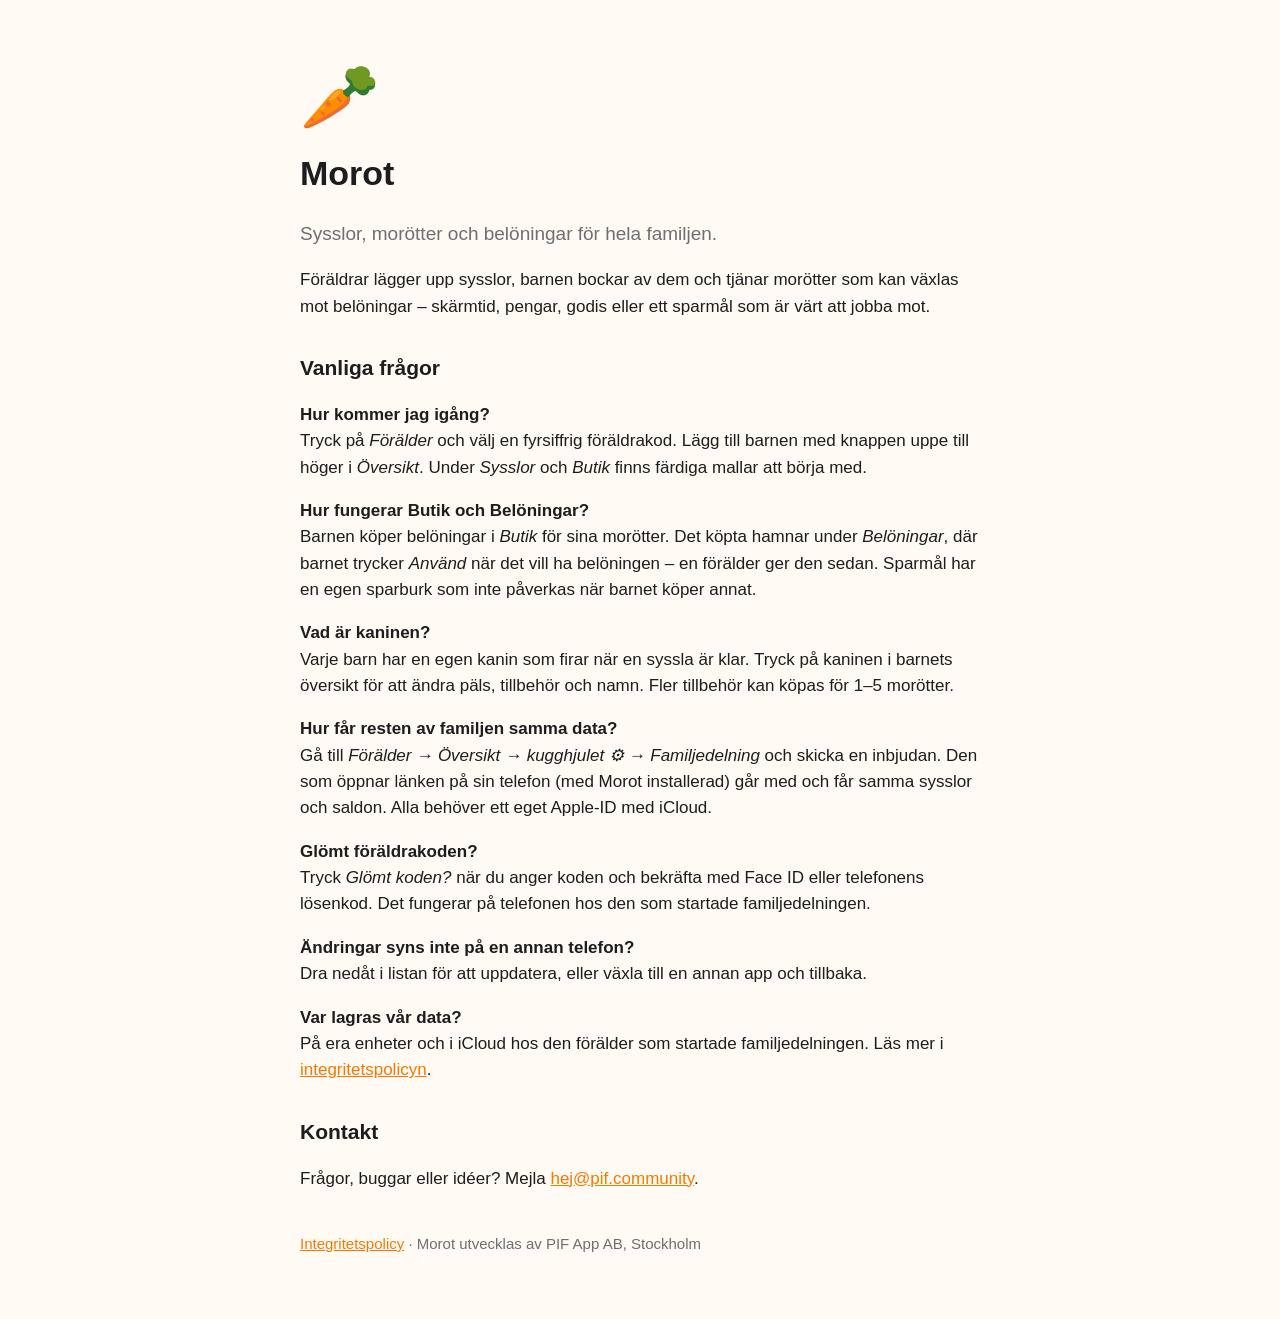
<file: index.html>
<!doctype html>
<html lang="sv">
<head>
<meta charset="utf-8"><meta name="viewport" content="width=device-width, initial-scale=1">
<title>Morot – support</title>
<link rel="stylesheet" href="stil.css">
</head>
<body><main>
<div class="ikon">🥕</div>
<h1>Morot</h1>
<p class="lede">Sysslor, morötter och belöningar för hela familjen.</p>

<p>Föräldrar lägger upp sysslor, barnen bockar av dem och tjänar morötter som kan växlas mot belöningar – skärmtid, pengar, godis eller ett sparmål som är värt att jobba mot.</p>

<h2>Vanliga frågor</h2>
<p><strong>Hur kommer jag igång?</strong><br>Tryck på <em>Förälder</em> och välj en fyrsiffrig föräldrakod. Lägg till barnen med knappen uppe till höger i <em>Översikt</em>. Under <em>Sysslor</em> och <em>Butik</em> finns färdiga mallar att börja med.</p>
<p><strong>Hur fungerar Butik och Belöningar?</strong><br>Barnen köper belöningar i <em>Butik</em> för sina morötter. Det köpta hamnar under <em>Belöningar</em>, där barnet trycker <em>Använd</em> när det vill ha belöningen – en förälder ger den sedan. Sparmål har en egen sparburk som inte påverkas när barnet köper annat.</p>
<p><strong>Vad är kaninen?</strong><br>Varje barn har en egen kanin som firar när en syssla är klar. Tryck på kaninen i barnets översikt för att ändra päls, tillbehör och namn. Fler tillbehör kan köpas för 1–5 morötter.</p>
<p><strong>Hur får resten av familjen samma data?</strong><br>Gå till <em>Förälder → Översikt → kugghjulet ⚙︎ → Familjedelning</em> och skicka en inbjudan. Den som öppnar länken på sin telefon (med Morot installerad) går med och får samma sysslor och saldon. Alla behöver ett eget Apple-ID med iCloud.</p>
<p><strong>Glömt föräldrakoden?</strong><br>Tryck <em>Glömt koden?</em> när du anger koden och bekräfta med Face ID eller telefonens lösenkod. Det fungerar på telefonen hos den som startade familjedelningen.</p>
<p><strong>Ändringar syns inte på en annan telefon?</strong><br>Dra nedåt i listan för att uppdatera, eller växla till en annan app och tillbaka.</p>
<p><strong>Var lagras vår data?</strong><br>På era enheter och i iCloud hos den förälder som startade familjedelningen. Läs mer i <a href="integritet.html">integritetspolicyn</a>.</p>

<h2>Kontakt</h2>
<p>Frågor, buggar eller idéer? Mejla <a href="mailto:hej@pif.community">hej@pif.community</a>.</p>

<nav><a href="integritet.html">Integritetspolicy</a> · Morot utvecklas av PIF App AB, Stockholm</nav>
</main></body>
</html>
</file>
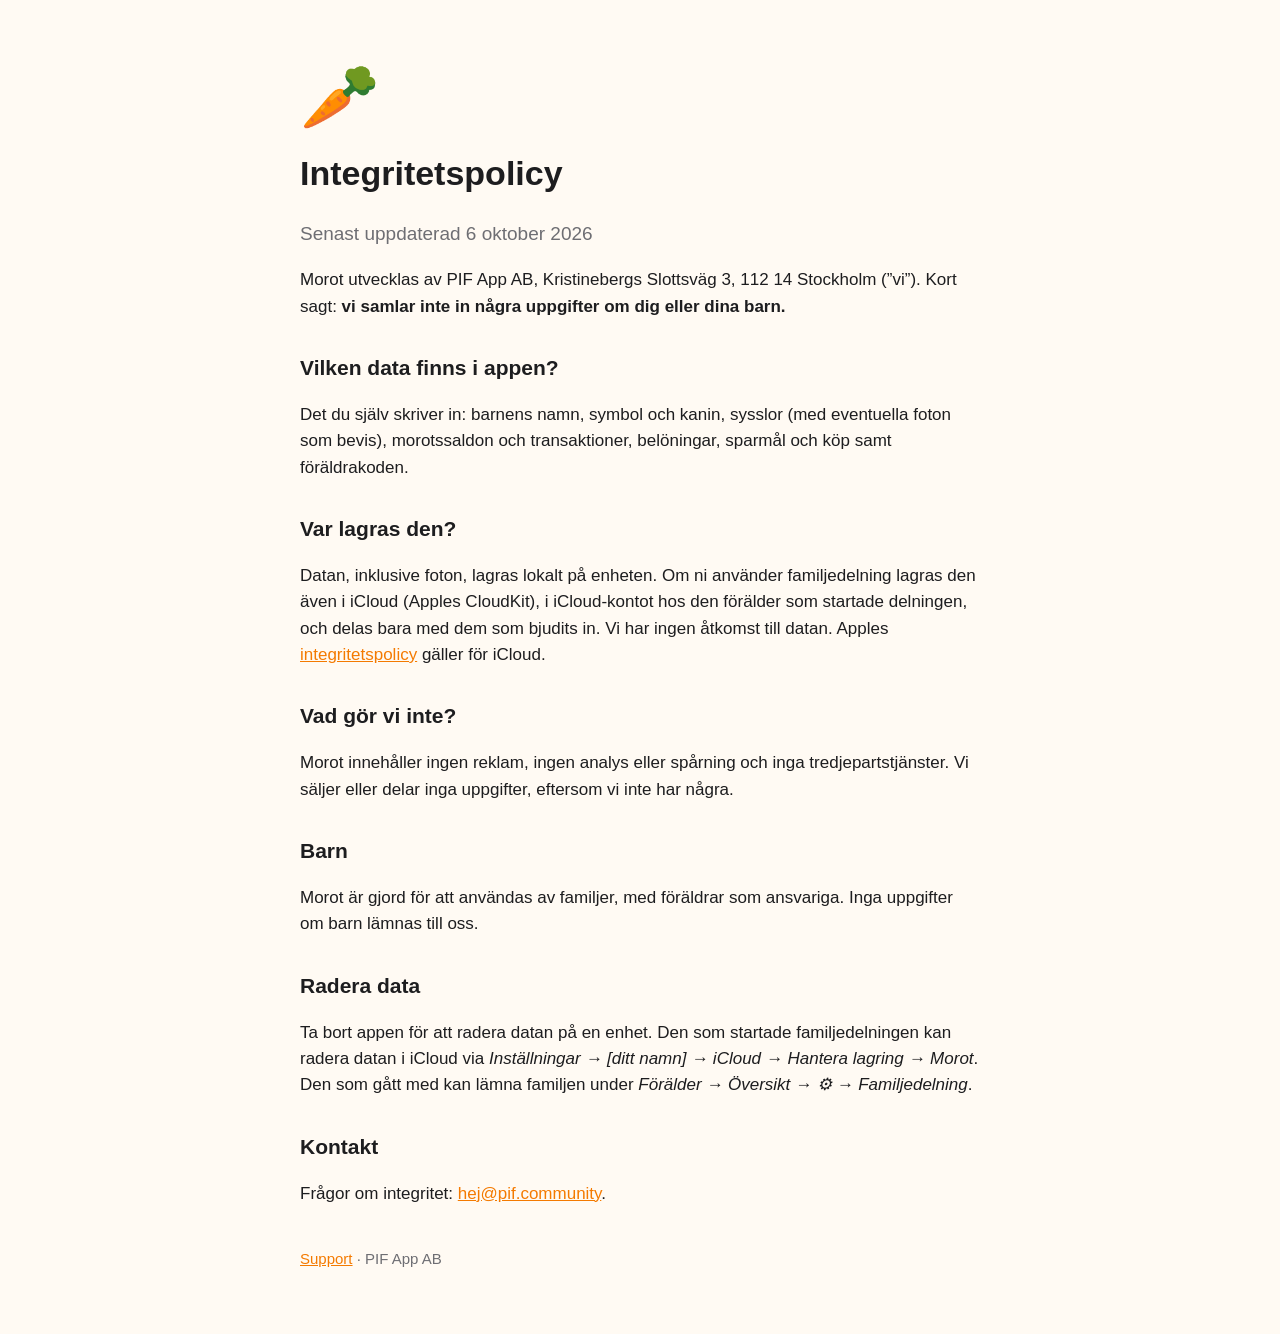
<file: integritet.html>
<!doctype html>
<html lang="sv">
<head>
<meta charset="utf-8"><meta name="viewport" content="width=device-width, initial-scale=1">
<title>Morot – integritetspolicy</title>
<link rel="stylesheet" href="stil.css">
</head>
<body><main>
<div class="ikon">🥕</div>
<h1>Integritetspolicy</h1>
<p class="lede">Senast uppdaterad 6 oktober 2026</p>

<p>Morot utvecklas av PIF App AB, Kristinebergs Slottsväg 3, 112 14 Stockholm (”vi”). Kort sagt: <strong>vi samlar inte in några uppgifter om dig eller dina barn.</strong></p>

<h2>Vilken data finns i appen?</h2>
<p>Det du själv skriver in: barnens namn, symbol och kanin, sysslor (med eventuella foton som bevis), morotssaldon och transaktioner, belöningar, sparmål och köp samt föräldrakoden.</p>

<h2>Var lagras den?</h2>
<p>Datan, inklusive foton, lagras lokalt på enheten. Om ni använder familjedelning lagras den även i iCloud (Apples CloudKit), i iCloud-kontot hos den förälder som startade delningen, och delas bara med dem som bjudits in. Vi har ingen åtkomst till datan. Apples <a href="https://www.apple.com/se/legal/privacy/">integritetspolicy</a> gäller för iCloud.</p>

<h2>Vad gör vi inte?</h2>
<p>Morot innehåller ingen reklam, ingen analys eller spårning och inga tredjepartstjänster. Vi säljer eller delar inga uppgifter, eftersom vi inte har några.</p>

<h2>Barn</h2>
<p>Morot är gjord för att användas av familjer, med föräldrar som ansvariga. Inga uppgifter om barn lämnas till oss.</p>

<h2>Radera data</h2>
<p>Ta bort appen för att radera datan på en enhet. Den som startade familjedelningen kan radera datan i iCloud via <em>Inställningar → [ditt namn] → iCloud → Hantera lagring → Morot</em>. Den som gått med kan lämna familjen under <em>Förälder → Översikt → ⚙︎ → Familjedelning</em>.</p>

<h2>Kontakt</h2>
<p>Frågor om integritet: <a href="mailto:hej@pif.community">hej@pif.community</a>.</p>

<nav><a href="index.html">Support</a> · PIF App AB</nav>
</main></body>
</html>
</file>
<file: stil.css>
:root { color-scheme: light dark; --accent: #f47a00; --text: #1d1d1f; --muted: #6e6e73; --bg: #fffaf3; }
@media (prefers-color-scheme: dark) { :root { --text: #f5f5f7; --muted: #a1a1a6; --bg: #1c1a17; } }
body { margin: 0; background: var(--bg); color: var(--text); font: 17px/1.55 -apple-system, BlinkMacSystemFont, "Segoe UI", sans-serif; }
main { max-width: 680px; margin: 0 auto; padding: 48px 20px 64px; }
h1 { font-size: 34px; margin: 0 0 8px; } h2 { font-size: 21px; margin-top: 32px; }
.ikon { font-size: 64px; } .lede { color: var(--muted); font-size: 19px; }
a { color: var(--accent); } nav { margin-top: 40px; color: var(--muted); font-size: 15px; }
</file>
